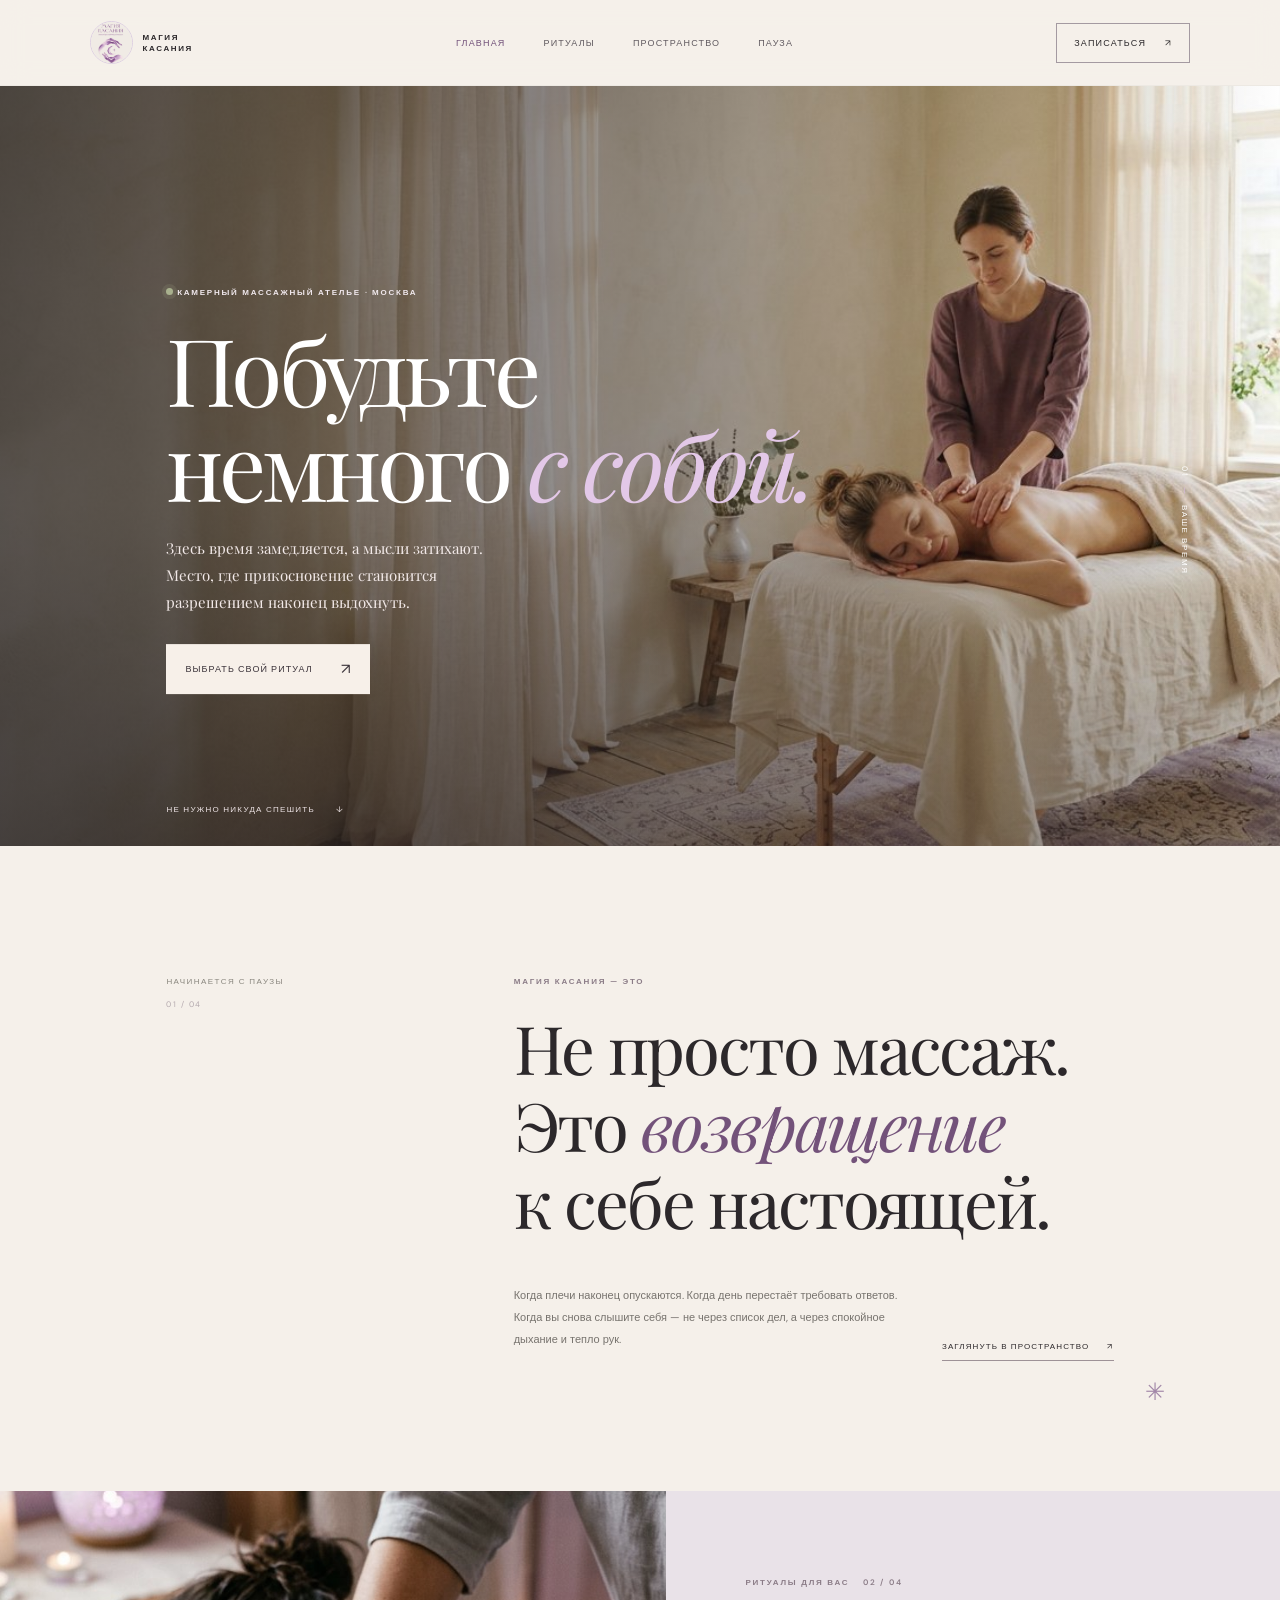
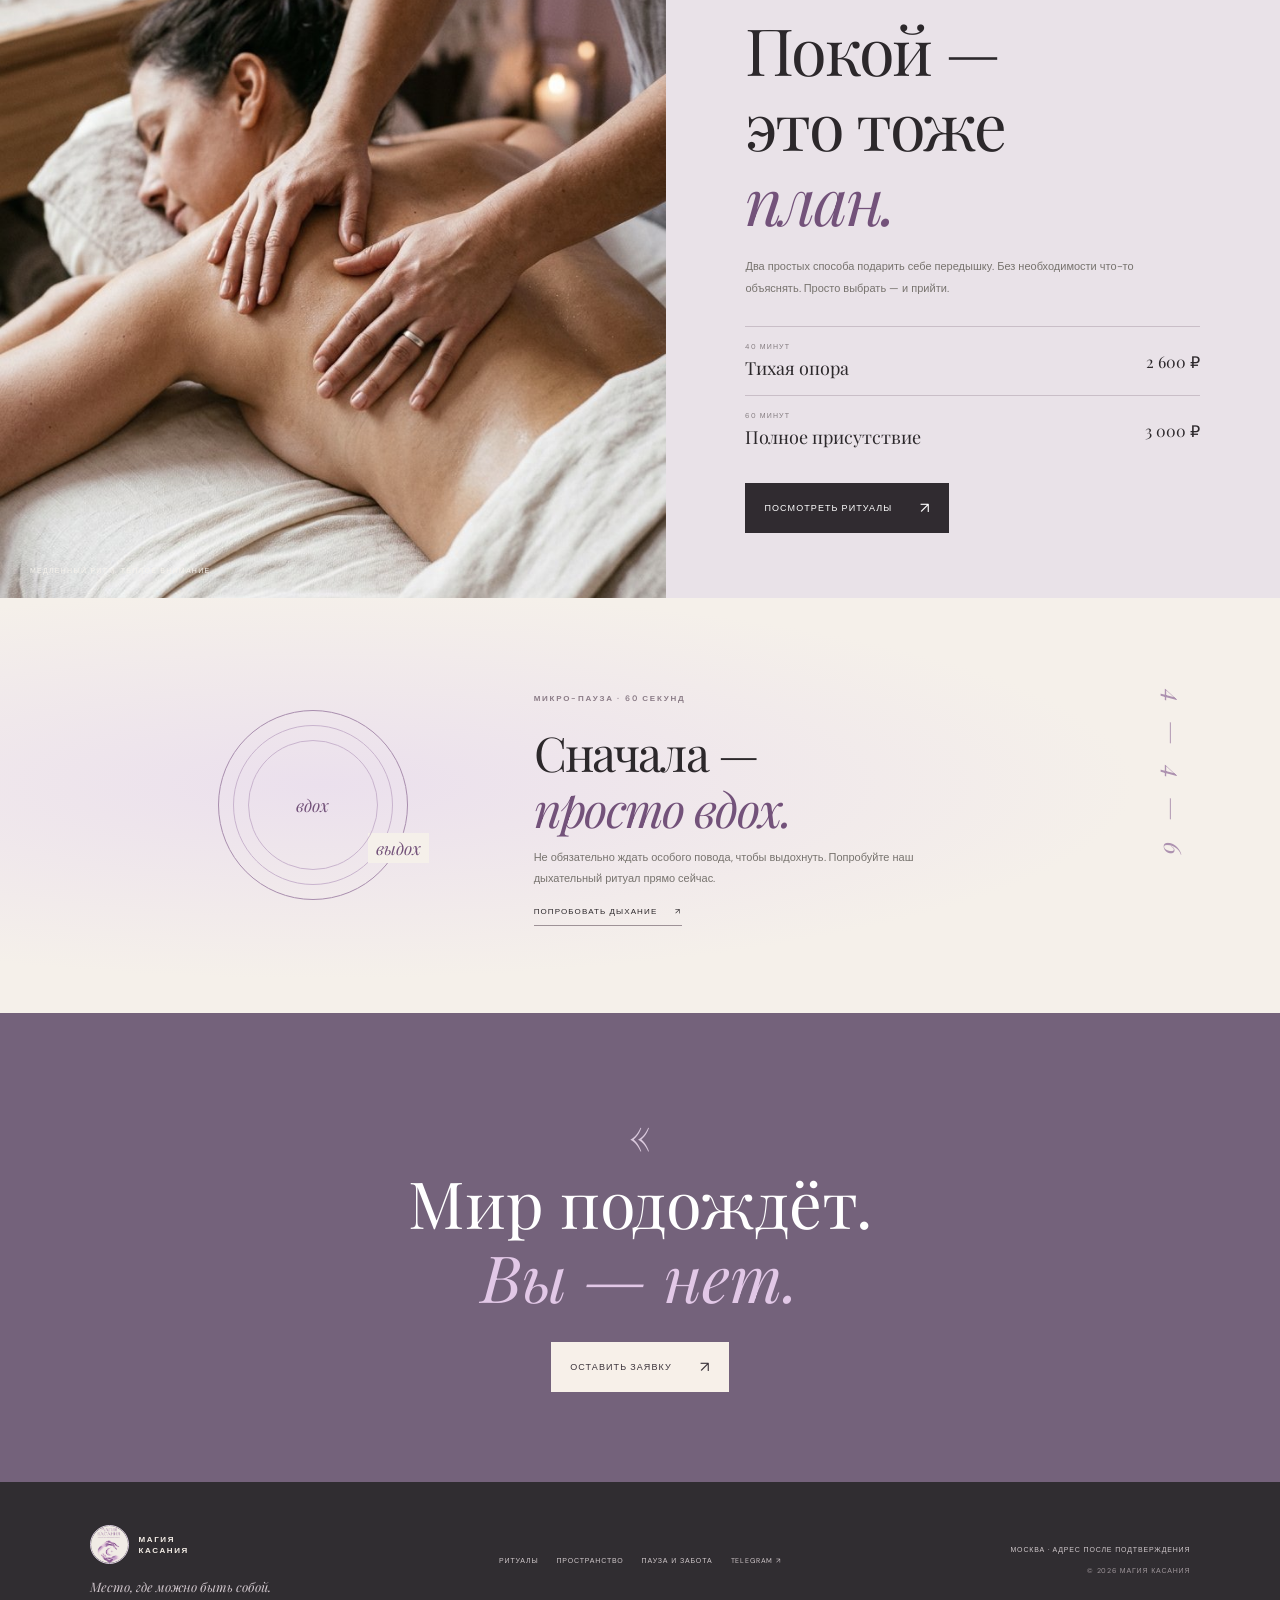
<file: index.html>
<!doctype html><html lang="ru"><head><meta charset="utf-8"><meta name="viewport" content="width=device-width,initial-scale=1"><meta name="theme-color" content="#f5f0ea"><meta name="description" content="МАГИЯ КАСАНИЯ — камерное пространство женского расслабляющего массажа в Москве. Время для себя, бережные прикосновения и полная тишина."><title>МАГИЯ КАСАНИЯ — место, где можно выдохнуть</title><link rel="stylesheet" href="site.css"></head><body><header class="nav"><a class="identity" href="index.html"><img src="assets/logo.jpg" alt="Логотип МАГИЯ КАСАНИЯ"><span>МАГИЯ<br>КАСАНИЯ</span></a><nav class="nav-links"><a class="active" href="index.html">Главная</a><a href="rituals.html">Ритуалы</a><a href="space.html">Пространство</a><a href="pause.html">Пауза</a></nav><a class="nav-book" href="booking.html">Записаться <i>↗</i></a><button class="nav-toggle" aria-label="Открыть меню" aria-expanded="false"><span></span><span></span></button></header><main><section class="hero-home"><img src="assets/hero.jpg" alt="Тихий массажный ритуал в мягком свете" class="hero-photo"><div class="hero-vignette"></div><div class="hero-content"><div class="eyebrow light"><span class="dot"></span> КАМЕРНЫЙ МАССАЖНЫЙ АТЕЛЬЕ · МОСКВА</div><h1>Побудьте<br>немного <em>с собой.</em></h1><p>Здесь время замедляется, а мысли затихают.<br>Место, где прикосновение становится<br>разрешением наконец выдохнуть.</p><a class="pill light-pill" href="rituals.html">Выбрать свой ритуал <span>↗</span></a></div><div class="hero-index">01 <span>—</span> ВАШЕ ВРЕМЯ</div><div class="hero-bottom-note">Не нужно никуда спешить <span>↓</span></div></section><section class="manifesto section-pad"><div class="side-label">НАЧИНАЕТСЯ С ПАУЗЫ <span>01 / 04</span></div><div class="manifesto-content"><p class="eyebrow">МАГИЯ КАСАНИЯ — ЭТО</p><h2>Не просто массаж.<br>Это <em>возвращение</em><br>к себе настоящей.</h2><div class="manifesto-lower"><p>Когда плечи наконец опускаются. Когда день перестаёт требовать ответов. Когда вы снова слышите себя — не через список дел, а через спокойное дыхание и тепло рук.</p><a class="under-link" href="space.html">Заглянуть в пространство <span>↗</span></a></div></div><span class="asterisk">✳</span></section><section class="featured-ritual"><div class="feature-image"><img src="assets/hands.jpg" alt="Мягкое прикосновение во время расслабляющего массажа"><span class="image-caption">МЕДЛЕННЫЙ РИТМ. ТЁПЛОЕ ВНИМАНИЕ.</span></div><div class="feature-copy"><p class="eyebrow">РИТУАЛЫ ДЛЯ ВАС <span>02 / 04</span></p><h2>Покой —<br>это тоже<br><em>план.</em></h2><p>Два простых способа подарить себе передышку. Без необходимости что-то объяснять. Просто выбрать — и прийти.</p><div class="mini-service"><div><span>40 МИНУТ</span><b>Тихая опора</b></div><strong>2 600 ₽</strong></div><div class="mini-service"><div><span>60 МИНУТ</span><b>Полное присутствие</b></div><strong>3 000 ₽</strong></div><a class="pill dark-pill" href="rituals.html">Посмотреть ритуалы <span>↗</span></a></div></section><section class="breath-teaser"><div class="breath-orbit-small"><span>вдох</span><b>выдох</b></div><div><p class="eyebrow">МИКРО-ПАУЗА · 60 СЕКУНД</p><h2>Сначала —<br><em>просто вдох.</em></h2><p>Не обязательно ждать особого повода, чтобы выдохнуть. Попробуйте наш дыхательный ритуал прямо сейчас.</p><a class="under-link" href="pause.html#breathing">Попробовать дыхание <span>↗</span></a></div><div class="breath-deco">4 — 4 — 6</div></section><section class="closing-note"><p>«</p><h2>Мир подождёт.<br><em>Вы — нет.</em></h2><a class="pill light-pill" href="booking.html">Оставить заявку <span>↗</span></a></section></main><footer class="footer"><div class="footer-brand"><a class="identity" href="index.html"><img src="assets/logo.jpg" alt="Логотип"><span>МАГИЯ<br>КАСАНИЯ</span></a><p>Место, где можно быть собой.</p></div><div class="footer-links"><a href="rituals.html">Ритуалы</a><a href="space.html">Пространство</a><a href="pause.html">Пауза и забота</a><a href="https://t.me/magicooftouch" target="_blank" rel="noreferrer">Telegram ↗</a></div><div class="footer-end"><span>МОСКВА · АДРЕС ПОСЛЕ ПОДТВЕРЖДЕНИЯ</span><small>© 2026 МАГИЯ КАСАНИЯ</small></div></footer><script src="site.js" defer></script></body></html>
</file>
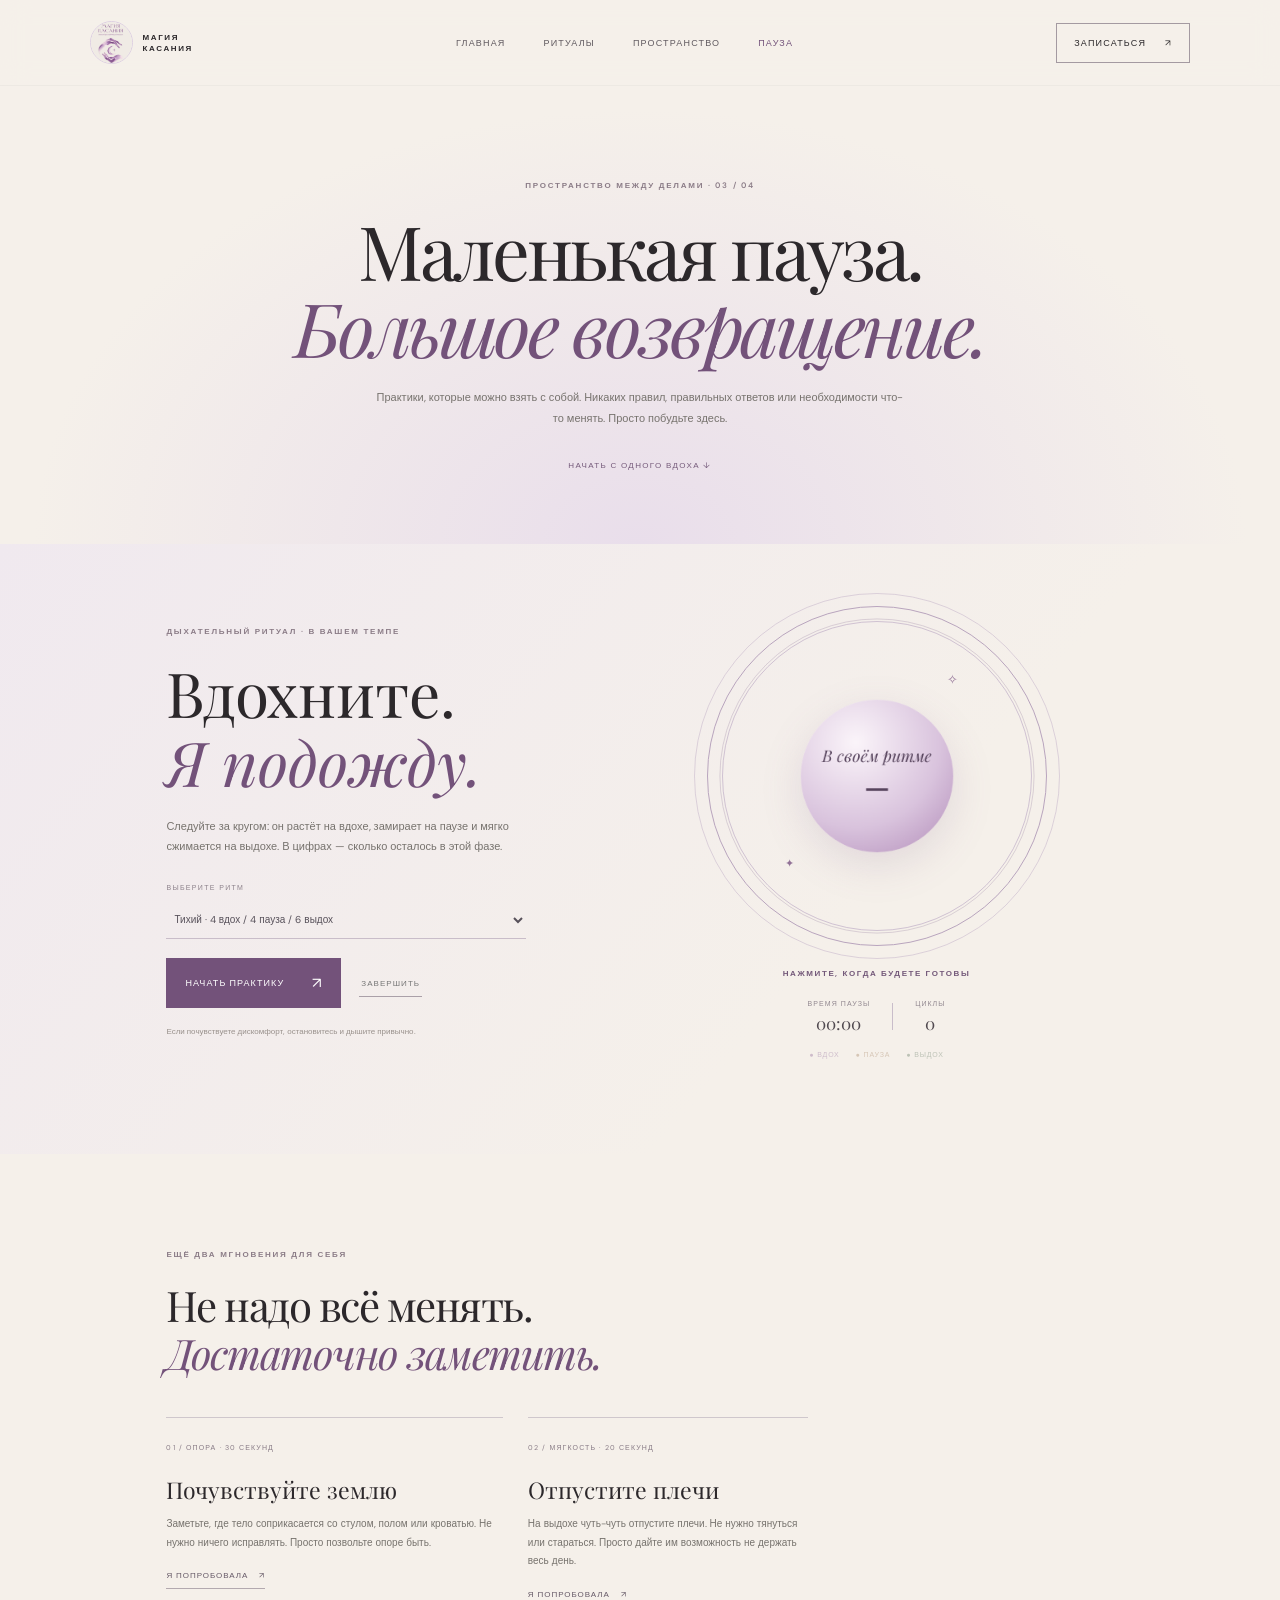
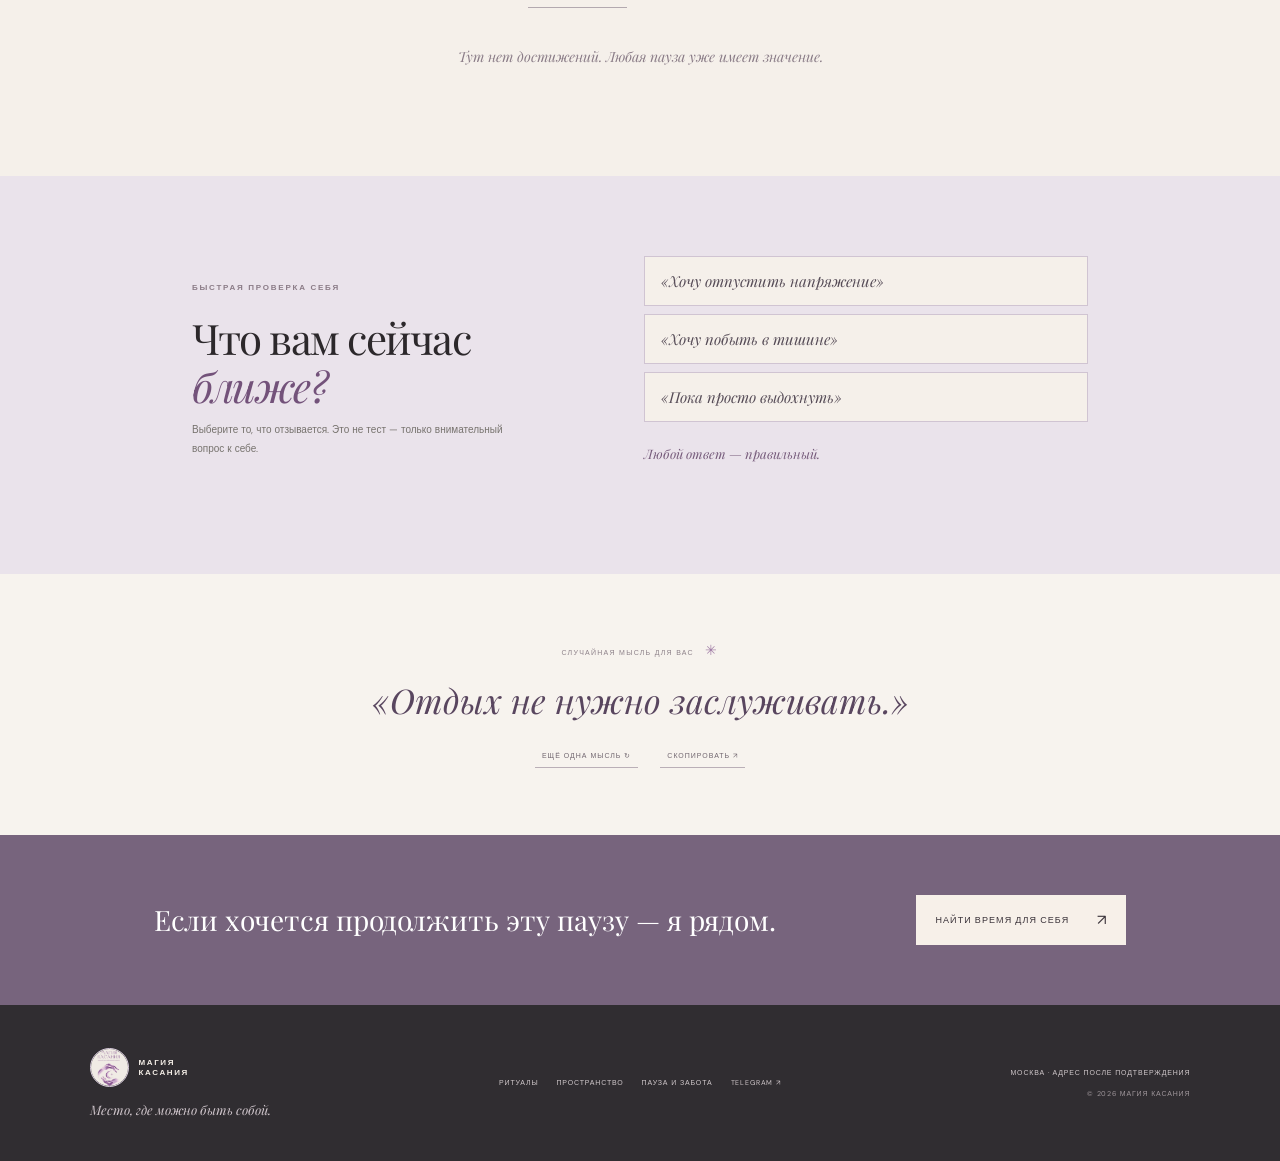
<file: pause.html>
<!doctype html><html lang="ru"><head><meta charset="utf-8"><meta name="viewport" content="width=device-width,initial-scale=1"><meta name="theme-color" content="#f5f0ea"><meta name="description" content="Дыхательный тренажёр, практики и вопросы к себе — маленькая пауза заботы от МАГИЯ КАСАНИЯ."><title>Пауза и забота — МАГИЯ КАСАНИЯ</title><link rel="stylesheet" href="site.css"></head><body><header class="nav"><a class="identity" href="index.html"><img src="assets/logo.jpg" alt="Логотип МАГИЯ КАСАНИЯ"><span>МАГИЯ<br>КАСАНИЯ</span></a><nav class="nav-links"><a href="index.html">Главная</a><a href="rituals.html">Ритуалы</a><a href="space.html">Пространство</a><a class="active" href="pause.html">Пауза</a></nav><a class="nav-book" href="booking.html">Записаться <i>↗</i></a><button class="nav-toggle" aria-label="Открыть меню" aria-expanded="false"><span></span><span></span></button></header><main><section class="pause-header"><p class="eyebrow">ПРОСТРАНСТВО МЕЖДУ ДЕЛАМИ · 03 / 04</p><h1>Маленькая пауза.<br><em>Большое возвращение.</em></h1><p>Практики, которые можно взять с собой. Никаких правил, правильных ответов или необходимости что-то менять. Просто побудьте здесь.</p><a href="#breathing" class="scroll-cue">НАЧАТЬ С ОДНОГО ВДОХА ↓</a></section><section class="breath-lab" id="breathing"><div class="lab-copy"><p class="eyebrow">ДЫХАТЕЛЬНЫЙ РИТУАЛ · В ВАШЕМ ТЕМПЕ</p><h2>Вдохните.<br><em>Я подожду.</em></h2><p>Следуйте за кругом: он растёт на вдохе, замирает на паузе и мягко сжимается на выдохе. В цифрах — сколько осталось в этой фазе.</p><div class="breath-controls"><label for="breath-pattern">ВЫБЕРИТЕ РИТМ</label><select id="breath-pattern"><option value="0">Тихий · 4 вдох / 4 пауза / 6 выдох</option><option value="1">Медленный · 4 вдох / 7 пауза / 8 выдох</option></select><div class="lab-buttons"><button class="pill plum-pill" id="breath-toggle">Начать практику <span>↗</span></button><button class="text-button" id="breath-end">Завершить</button></div><small>Если почувствуете дискомфорт, остановитесь и дышите привычно.</small></div></div><div class="breath-instrument" id="breath-widget" data-state="idle"><div class="breath-circle"><svg viewBox="0 0 340 340" class="breath-ring" aria-hidden="true"><circle cx="170" cy="170" r="158" class="ring-track"/><circle cx="170" cy="170" r="158" class="ring-run" id="ring-run"/></svg><div class="breath-core"><span id="breath-prompt">В своём ритме</span><b id="breath-seconds">—</b></div><i class="breath-star star-a">✧</i><i class="breath-star star-b">✦</i></div><div class="breath-phase" id="breath-phase">НАЖМИТЕ, КОГДА БУДЕТЕ ГОТОВЫ</div><div class="breath-stats"><span><small>ВРЕМЯ ПАУЗЫ</small><b id="breath-clock">00:00</b></span><i></i><span><small>ЦИКЛЫ</small><b id="breath-rounds">0</b></span></div><div class="phase-key"><span class="key-in">● ВДОХ</span><span class="key-hold">● ПАУЗА</span><span class="key-out">● ВЫДОХ</span></div></div></section><section class="practice-row"><div class="practice-head"><p class="eyebrow">ЕЩЁ ДВА МГНОВЕНИЯ ДЛЯ СЕБЯ</p><h2>Не надо всё менять.<br><em>Достаточно заметить.</em></h2></div><article class="practice-card"><span>01 / ОПОРА · 30 СЕКУНД</span><h3>Почувствуйте землю</h3><p>Заметьте, где тело соприкасается со стулом, полом или кроватью. Не нужно ничего исправлять. Просто позвольте опоре быть.</p><button class="practice-done" data-complete="Вы уже сделали достаточно: на мгновение заметили себя здесь и сейчас.">Я попробовала <span>↗</span></button></article><article class="practice-card"><span>02 / МЯГКОСТЬ · 20 СЕКУНД</span><h3>Отпустите плечи</h3><p>На выдохе чуть-чуть отпустите плечи. Не нужно тянуться или стараться. Просто дайте им возможность не держать весь день.</p><button class="practice-done" data-complete="Пусть это маленькое отпускание останется с вами ещё на один спокойный вдох.">Я попробовала <span>↗</span></button></article><p class="practice-response" id="practice-response" aria-live="polite">Тут нет достижений. Любая пауза уже имеет значение.</p></section><section class="mood-room"><div><p class="eyebrow">БЫСТРАЯ ПРОВЕРКА СЕБЯ</p><h2>Что вам сейчас<br><em>ближе?</em></h2><p>Выберите то, что отзывается. Это не тест — только внимательный вопрос к себе.</p></div><div class="mood-buttons"><button data-message="Тогда пусть сегодня будет чуть меньше усилий. Можно начать с длинного выдоха или выбрать ритуал «Тихая опора».">«Хочу отпустить напряжение»</button><button data-message="Пусть этот час станет маленьким островом без дел и ожиданий. Возможно, подойдёт «Полное присутствие».">«Хочу побыть в тишине»</button><button data-message="Ничего не нужно решать прямо сейчас. Просто побудьте здесь — столько, сколько хочется.">«Пока просто выдохнуть»</button><p id="mood-message" aria-live="polite">Любой ответ — правильный.</p></div></section><section class="affirmation-panel"><div class="affirmation-label">СЛУЧАЙНАЯ МЫСЛЬ ДЛЯ ВАС <span>✳</span></div><blockquote id="affirmation-text">«Отдых не нужно заслуживать.»</blockquote><div class="affirmation-buttons"><button id="affirmation-next">Ещё одна мысль ↻</button><button id="affirmation-copy">Скопировать ↗</button></div></section><section class="cta-wide"><p>Если хочется продолжить эту паузу — я рядом.</p><a class="pill light-pill" href="booking.html">Найти время для себя <span>↗</span></a></section></main><footer class="footer"><div class="footer-brand"><a class="identity" href="index.html"><img src="assets/logo.jpg" alt="Логотип"><span>МАГИЯ<br>КАСАНИЯ</span></a><p>Место, где можно быть собой.</p></div><div class="footer-links"><a href="rituals.html">Ритуалы</a><a href="space.html">Пространство</a><a href="pause.html">Пауза и забота</a><a href="https://t.me/magicooftouch" target="_blank" rel="noreferrer">Telegram ↗</a></div><div class="footer-end"><span>МОСКВА · АДРЕС ПОСЛЕ ПОДТВЕРЖДЕНИЯ</span><small>© 2026 МАГИЯ КАСАНИЯ</small></div></footer><script src="site.js" defer></script><script src="pause.js" defer></script></body></html>
</file>
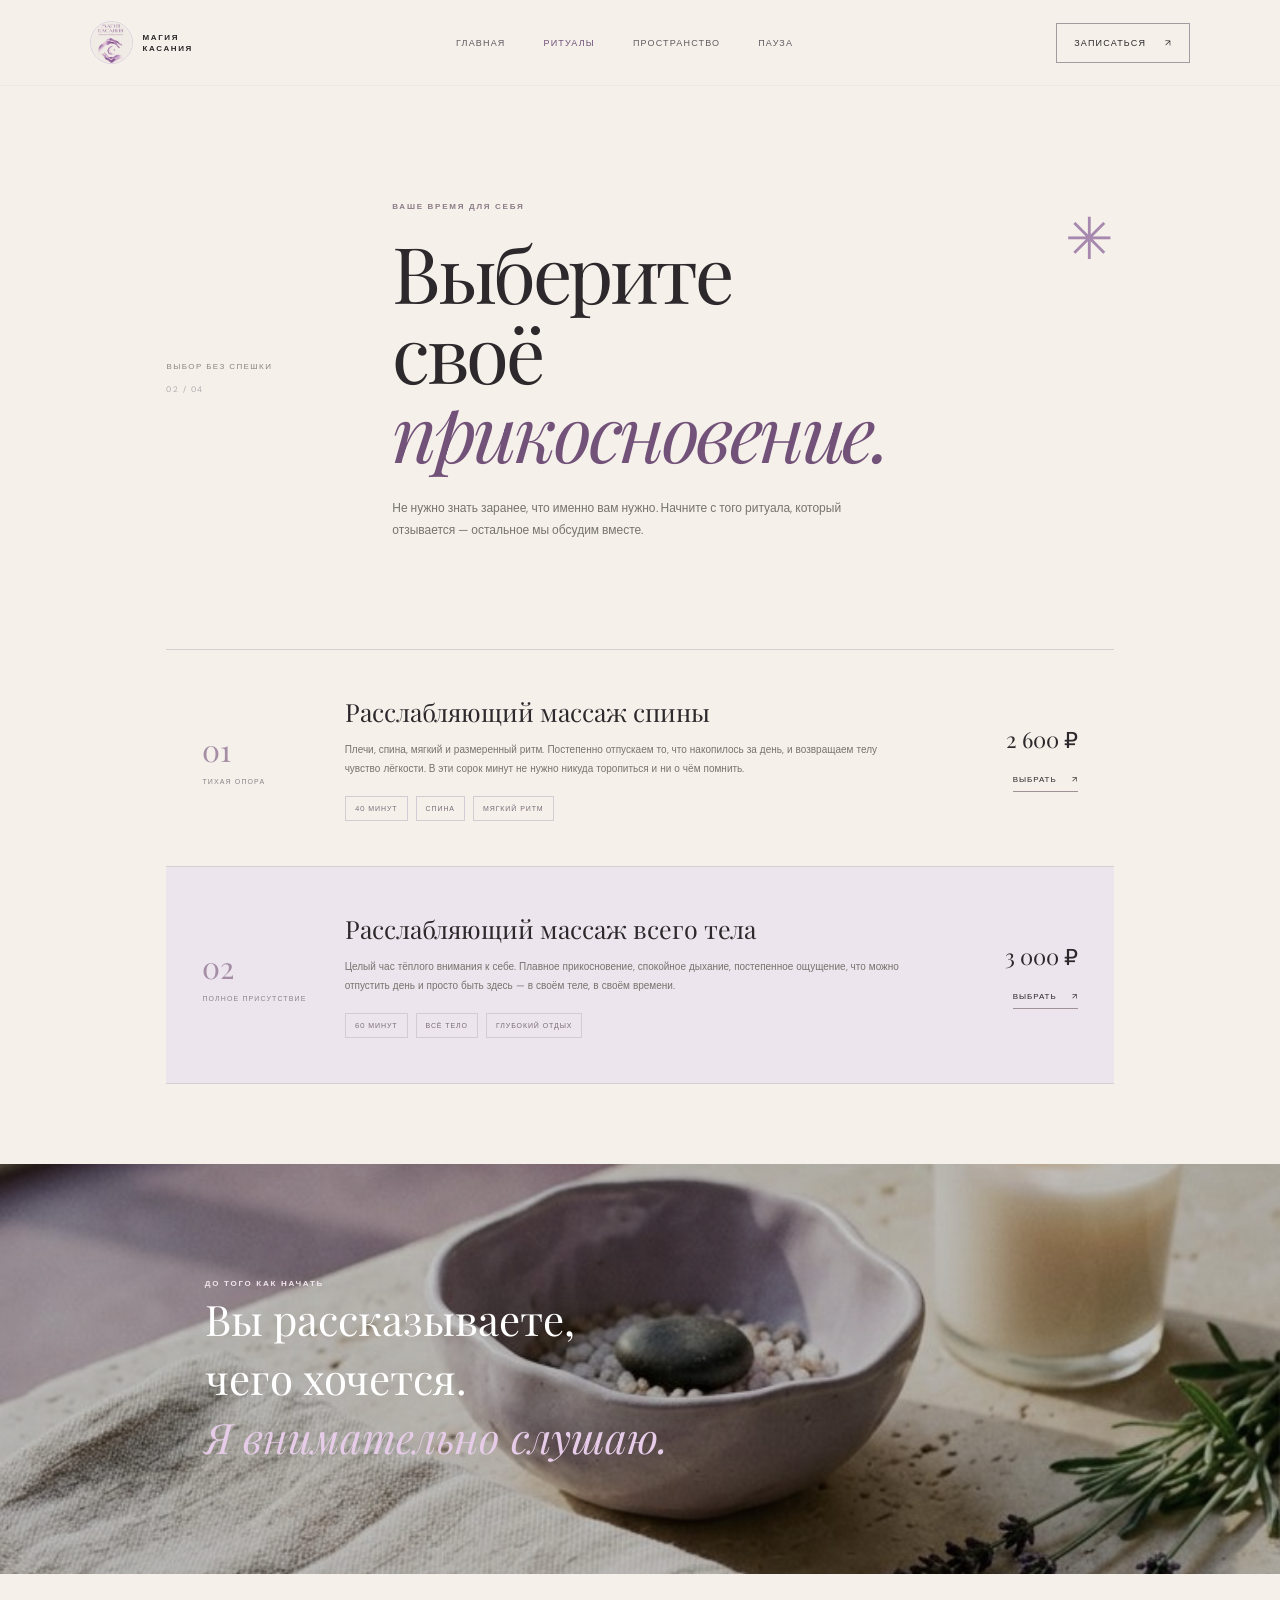
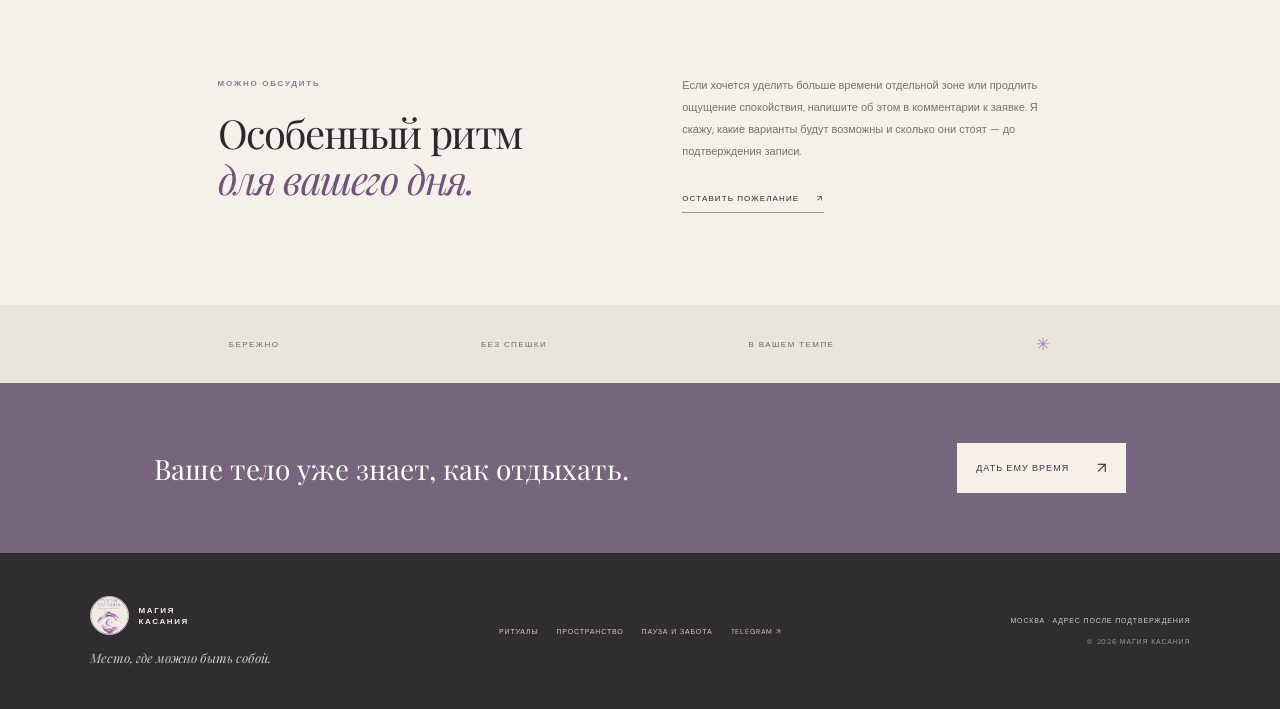
<file: rituals.html>
<!doctype html><html lang="ru"><head><meta charset="utf-8"><meta name="viewport" content="width=device-width,initial-scale=1"><meta name="theme-color" content="#f5f0ea"><meta name="description" content="Расслабляющие массажные ритуалы МАГИЯ КАСАНИЯ: спина и всё тело."><title>Ритуалы — МАГИЯ КАСАНИЯ</title><link rel="stylesheet" href="site.css"></head><body><header class="nav"><a class="identity" href="index.html"><img src="assets/logo.jpg" alt="Логотип МАГИЯ КАСАНИЯ"><span>МАГИЯ<br>КАСАНИЯ</span></a><nav class="nav-links"><a href="index.html">Главная</a><a class="active" href="rituals.html">Ритуалы</a><a href="space.html">Пространство</a><a href="pause.html">Пауза</a></nav><a class="nav-book" href="booking.html">Записаться <i>↗</i></a><button class="nav-toggle" aria-label="Открыть меню" aria-expanded="false"><span></span><span></span></button></header><main><section class="page-intro"><div class="side-label">ВЫБОР БЕЗ СПЕШКИ <span>02 / 04</span></div><div><p class="eyebrow">ВАШЕ ВРЕМЯ ДЛЯ СЕБЯ</p><h1>Выберите<br>своё <em>прикосновение.</em></h1><p class="page-lead">Не нужно знать заранее, что именно вам нужно. Начните с того ритуала, который отзывается — остальное мы обсудим вместе.</p></div><span class="page-flower">✳</span></section><section class="ritual-list"><article class="ritual-row"><div class="ritual-number">01 <span>ТИХАЯ ОПОРА</span></div><div class="ritual-description"><h2>Расслабляющий массаж спины</h2><p>Плечи, спина, мягкий и размеренный ритм. Постепенно отпускаем то, что накопилось за день, и возвращаем телу чувство лёгкости. В эти сорок минут не нужно никуда торопиться и ни о чём помнить.</p><div class="ritual-tags"><span>40 МИНУТ</span><span>СПИНА</span><span>МЯГКИЙ РИТМ</span></div></div><div class="ritual-price"><strong>2 600 ₽</strong><a href="booking.html?service=back">Выбрать <span>↗</span></a></div></article><article class="ritual-row ritual-lilac"><div class="ritual-number">02 <span>ПОЛНОЕ ПРИСУТСТВИЕ</span></div><div class="ritual-description"><h2>Расслабляющий массаж всего тела</h2><p>Целый час тёплого внимания к себе. Плавное прикосновение, спокойное дыхание, постепенное ощущение, что можно отпустить день и просто быть здесь — в своём теле, в своём времени.</p><div class="ritual-tags"><span>60 МИНУТ</span><span>ВСЁ ТЕЛО</span><span>ГЛУБОКИЙ ОТДЫХ</span></div></div><div class="ritual-price"><strong>3 000 ₽</strong><a href="booking.html?service=body">Выбрать <span>↗</span></a></div></article></section><section class="visual-interlude"><img src="assets/still-life.jpg" alt="Тихие детали массажного ритуала"><div><span class="eyebrow">ДО ТОГО КАК НАЧАТЬ</span><p>Вы рассказываете,<br>чего хочется.<br><em>Я внимательно слушаю.</em></p></div></section><section class="ritual-extra"><div><p class="eyebrow">МОЖНО ОБСУДИТЬ</p><h2>Особенный ритм<br><em>для вашего дня.</em></h2></div><div class="extra-text"><p>Если хочется уделить больше времени отдельной зоне или продлить ощущение спокойствия, напишите об этом в комментарии к заявке. Я скажу, какие варианты будут возможны и сколько они стоят — до подтверждения записи.</p><a class="under-link" href="booking.html">Оставить пожелание <span>↗</span></a></div></section><section class="service-note-band"><span>БЕРЕЖНО</span><span>БЕЗ СПЕШКИ</span><span>В ВАШЕМ ТЕМПЕ</span><span class="small-star">✳</span></section><section class="cta-wide"><p>Ваше тело уже знает, как отдыхать.</p><a class="pill light-pill" href="booking.html">Дать ему время <span>↗</span></a></section></main><footer class="footer"><div class="footer-brand"><a class="identity" href="index.html"><img src="assets/logo.jpg" alt="Логотип"><span>МАГИЯ<br>КАСАНИЯ</span></a><p>Место, где можно быть собой.</p></div><div class="footer-links"><a href="rituals.html">Ритуалы</a><a href="space.html">Пространство</a><a href="pause.html">Пауза и забота</a><a href="https://t.me/magicooftouch" target="_blank" rel="noreferrer">Telegram ↗</a></div><div class="footer-end"><span>МОСКВА · АДРЕС ПОСЛЕ ПОДТВЕРЖДЕНИЯ</span><small>© 2026 МАГИЯ КАСАНИЯ</small></div></footer><script src="site.js" defer></script></body></html>
</file>
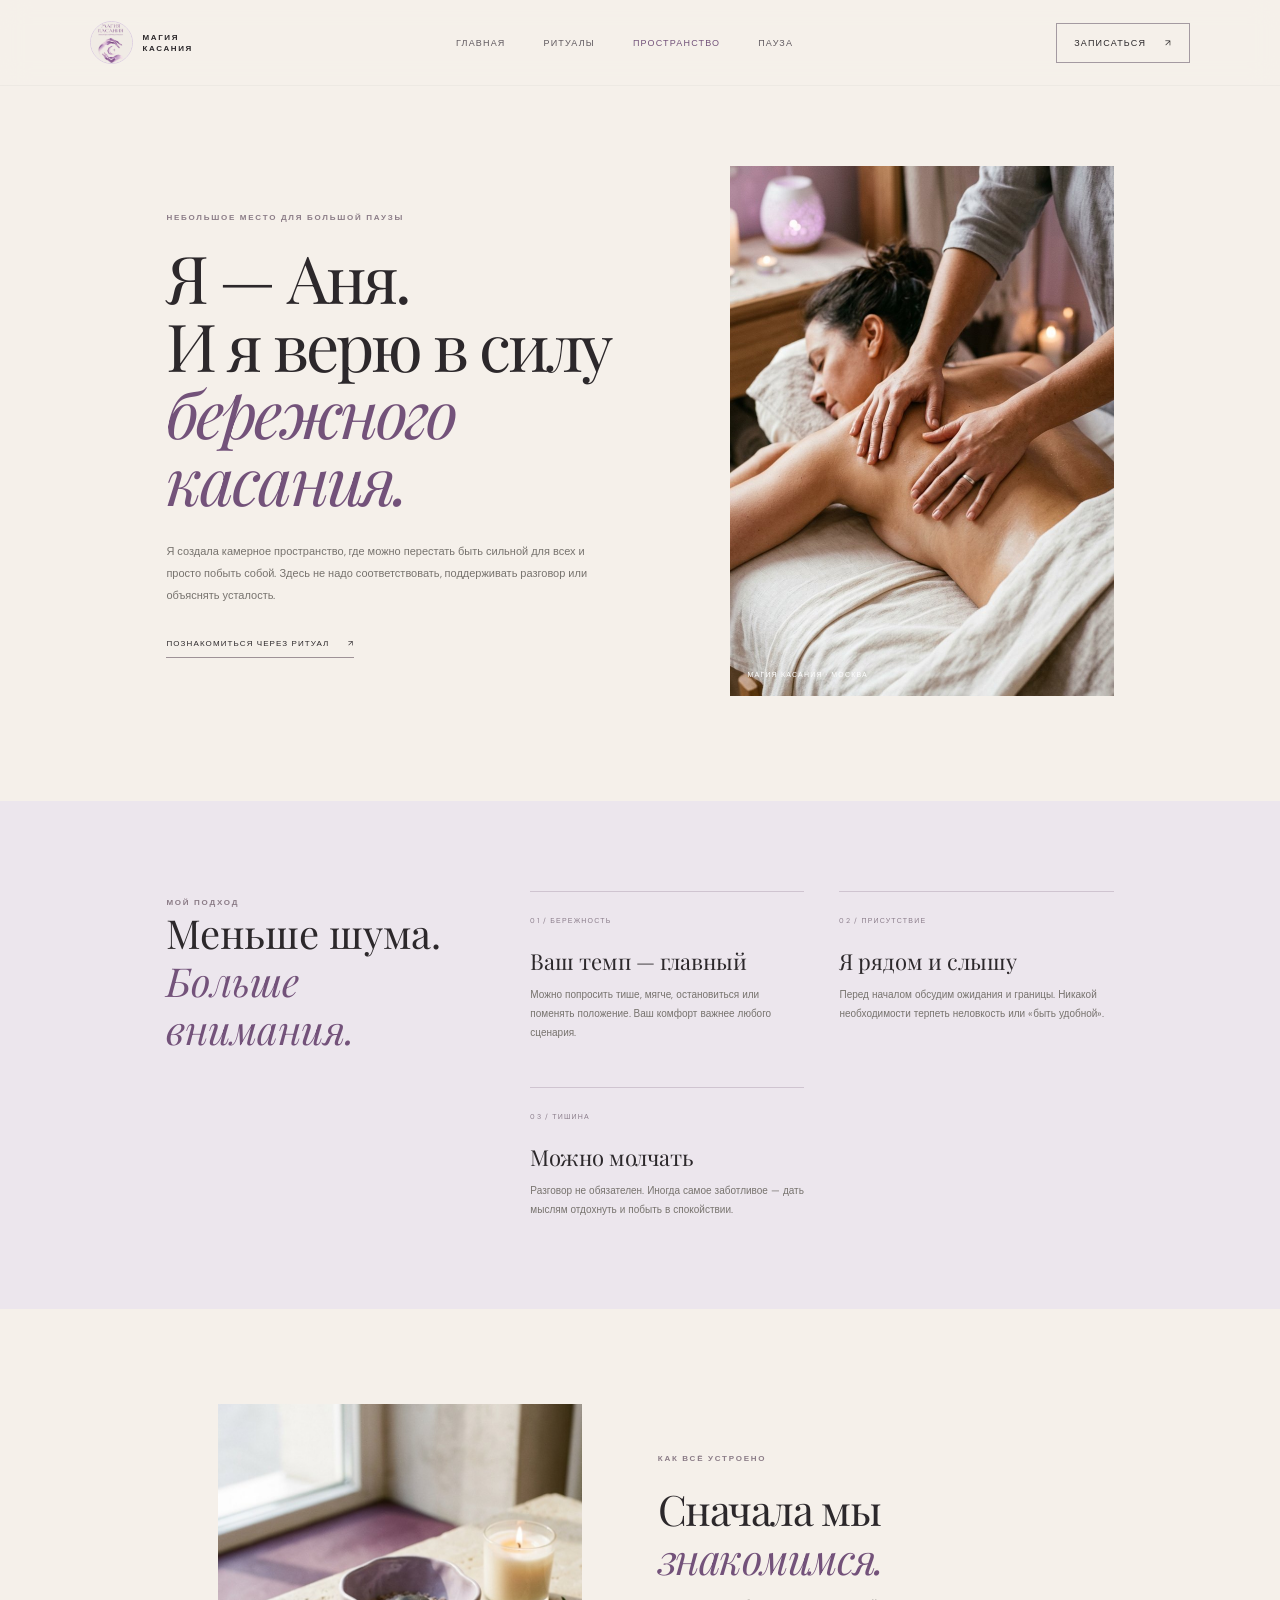
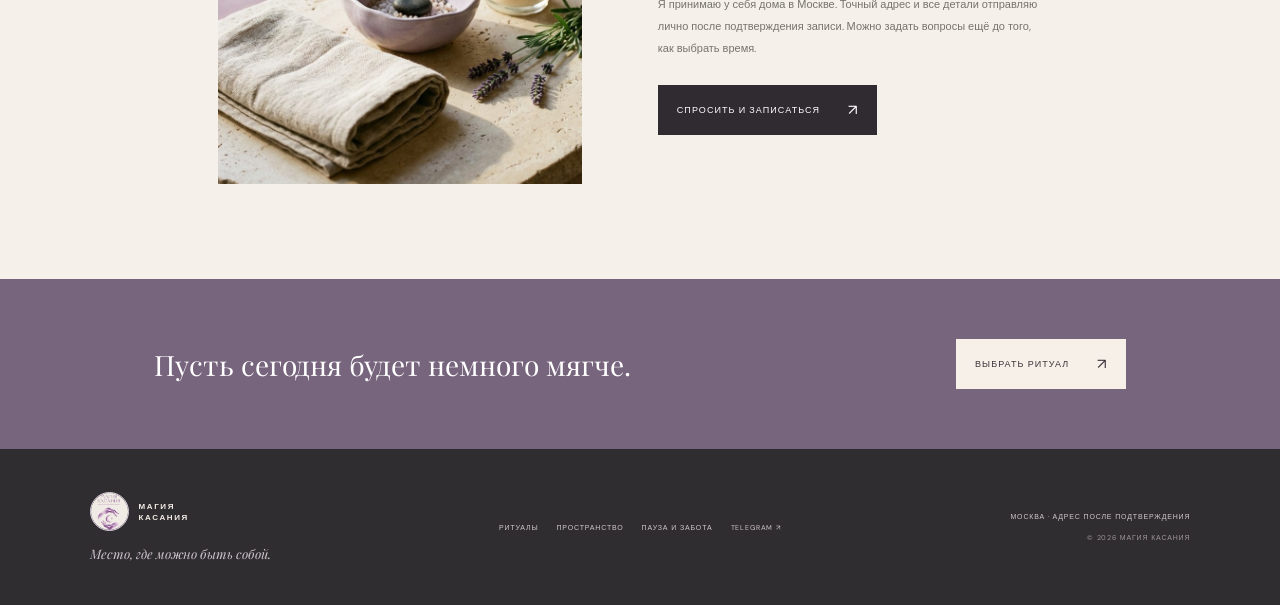
<file: space.html>
<!doctype html><html lang="ru"><head><meta charset="utf-8"><meta name="viewport" content="width=device-width,initial-scale=1"><meta name="theme-color" content="#f5f0ea"><meta name="description" content="О пространстве МАГИЯ КАСАНИЯ: камерный массажный кабинет Ани в Москве, тишина и внимание к каждой гостье."><title>Пространство — МАГИЯ КАСАНИЯ</title><link rel="stylesheet" href="site.css"></head><body><header class="nav"><a class="identity" href="index.html"><img src="assets/logo.jpg" alt="Логотип МАГИЯ КАСАНИЯ"><span>МАГИЯ<br>КАСАНИЯ</span></a><nav class="nav-links"><a href="index.html">Главная</a><a href="rituals.html">Ритуалы</a><a class="active" href="space.html">Пространство</a><a href="pause.html">Пауза</a></nav><a class="nav-book" href="booking.html">Записаться <i>↗</i></a><button class="nav-toggle" aria-label="Открыть меню" aria-expanded="false"><span></span><span></span></button></header><main><section class="space-hero"><div class="space-copy"><p class="eyebrow">НЕБОЛЬШОЕ МЕСТО ДЛЯ БОЛЬШОЙ ПАУЗЫ</p><h1>Я — Аня.<br>И я верю в силу<br><em>бережного касания.</em></h1><p>Я создала камерное пространство, где можно перестать быть сильной для всех и просто побыть собой. Здесь не надо соответствовать, поддерживать разговор или объяснять усталость.</p><a class="under-link" href="booking.html">Познакомиться через ритуал <span>↗</span></a></div><div class="space-photo"><img src="assets/hands.jpg" alt="Заботливое прикосновение мастера"><span>МАГИЯ КАСАНИЯ · МОСКВА</span></div></section><section class="values-grid"><div class="value-intro"><span class="eyebrow">МОЙ ПОДХОД</span><h2>Меньше шума.<br><em>Больше внимания.</em></h2></div><article><span>01 / БЕРЕЖНОСТЬ</span><h3>Ваш темп — главный</h3><p>Можно попросить тише, мягче, остановиться или поменять положение. Ваш комфорт важнее любого сценария.</p></article><article><span>02 / ПРИСУТСТВИЕ</span><h3>Я рядом и слышу</h3><p>Перед началом обсудим ожидания и границы. Никакой необходимости терпеть неловкость или «быть удобной».</p></article><article><span>03 / ТИШИНА</span><h3>Можно молчать</h3><p>Разговор не обязателен. Иногда самое заботливое — дать мыслям отдохнуть и побыть в спокойствии.</p></article></section><section class="space-note"><img src="assets/still-life.jpg" alt="Спокойная подготовка к встрече"><div><p class="eyebrow">КАК ВСЁ УСТРОЕНО</p><h2>Сначала мы<br><em>знакомимся.</em></h2><p>Я принимаю у себя дома в Москве. Точный адрес и все детали отправляю лично после подтверждения записи. Можно задать вопросы ещё до того, как выбрать время.</p><a class="pill dark-pill" href="booking.html">Спросить и записаться <span>↗</span></a></div></section><section class="cta-wide"><p>Пусть сегодня будет немного мягче.</p><a class="pill light-pill" href="rituals.html">Выбрать ритуал <span>↗</span></a></section></main><footer class="footer"><div class="footer-brand"><a class="identity" href="index.html"><img src="assets/logo.jpg" alt="Логотип"><span>МАГИЯ<br>КАСАНИЯ</span></a><p>Место, где можно быть собой.</p></div><div class="footer-links"><a href="rituals.html">Ритуалы</a><a href="space.html">Пространство</a><a href="pause.html">Пауза и забота</a><a href="https://t.me/magicooftouch" target="_blank" rel="noreferrer">Telegram ↗</a></div><div class="footer-end"><span>МОСКВА · АДРЕС ПОСЛЕ ПОДТВЕРЖДЕНИЯ</span><small>© 2026 МАГИЯ КАСАНИЯ</small></div></footer><script src="site.js" defer></script></body></html>
</file>
<file: site.css>
@import url('https://fonts.googleapis.com/css2?family=DM+Sans:wght@400;500;600;700&family=Playfair+Display:ital,wght@0,400;0,500;1,400;1,500&display=swap');
:root{--paper:#f5f0ea;--milk:#fbf8f4;--ink:#2c282b;--plum:#73527a;--plum2:#9d78a5;--lav:#e6dce8;--sage:#838775;--clay:#a98970;--line:#d9d1d5;--serif:'Playfair Display',Georgia,serif;--sans:'DM Sans',Arial,sans-serif}*{box-sizing:border-box}html{scroll-behavior:smooth}body{margin:0;background:var(--paper);color:var(--ink);font-family:var(--sans);font-size:14px}a{color:inherit;text-decoration:none}button,input,select,textarea{font:inherit}img{display:block;max-width:100%}.nav{height:86px;padding:0 7%;display:flex;align-items:center;justify-content:space-between;background:#f5f0eaeF;position:sticky;top:0;z-index:30;border-bottom:1px solid #6757670d;backdrop-filter:blur(14px)}.identity{display:flex;gap:10px;align-items:center;font-size:8px;font-weight:600;line-height:1.3;letter-spacing:.2em}.identity img{width:43px;height:43px;object-fit:cover;object-position:center 70%;border-radius:50%;border:1px solid #ddcfe1}.nav-links{display:flex;gap:38px;align-items:center}.nav-links a,.nav-book{font-size:9px;letter-spacing:.13em;text-transform:uppercase;color:#615a60;transition:color .2s}.nav-links a:hover,.nav-links a.active,.nav-book:hover{color:var(--plum)}.nav-book{border:1px solid #a49aa1;padding:13px 17px;color:var(--ink)}.nav-book i{font-style:normal;margin-left:16px}.active-book{background:var(--plum);color:#fff;border-color:var(--plum)}.nav-toggle{display:none}.eyebrow{font-size:8px;font-weight:600;letter-spacing:.22em;color:#8b7c87;text-transform:uppercase;margin:0 0 22px}.eyebrow span:not(.dot){margin-left:10px}.dot,.live-dot{width:7px;height:7px;border-radius:50%;background:#a9b18e;display:inline-block;box-shadow:0 0 0 4px #a9b18e25}.light{color:#f1e9ee}.hero-home{height:min(760px,86vh);min-height:610px;position:relative;overflow:hidden;color:#fff;background:#675a5d}.hero-photo{position:absolute;inset:0;width:100%;height:100%;object-fit:cover;object-position:center 47%;animation:slowpan 22s ease-in-out infinite alternate}@keyframes slowpan{to{transform:scale(1.045)}}.hero-vignette{position:absolute;inset:0;background:linear-gradient(90deg,#211e22b8 0%,#28242985 42%,transparent 100%),linear-gradient(0deg,#201c214d,transparent 45%)}.hero-content{position:absolute;left:13%;top:50%;transform:translateY(-44%);max-width:650px}.hero-content .eyebrow{margin-bottom:24px}.hero-content h1,.page-intro h1,.booking-intro h1,.pause-header h1,.space-copy h1{font:400 clamp(54px,7.3vw,96px)/1.02 var(--serif);letter-spacing:-.045em;margin:0}.hero-content h1 em,.page-intro h1 em,.booking-intro h1 em,.pause-header h1 em,.space-copy h1 em{color:#e3c8e8;font-weight:400}.hero-content>p:not(.eyebrow){font:15px/1.8 var(--serif);color:#f2e9e8;margin:23px 0 28px}.pill{display:inline-flex;justify-content:space-between;align-items:center;gap:28px;padding:15px 19px;font-size:9px;letter-spacing:.12em;text-transform:uppercase;transition:transform .25s,box-shadow .25s,background .25s;border:0;cursor:pointer}.pill:hover{transform:translateY(-3px);box-shadow:0 10px 28px #25202628}.light-pill{background:#f7f0e9;color:#3b333a}.dark-pill{background:#302b30;color:#fff}.plum-pill{background:var(--plum);color:white}.pill span{font-size:15px}.hero-index{position:absolute;right:7%;top:50%;writing-mode:vertical-rl;letter-spacing:.2em;font-size:8px}.hero-index span{color:#dcbce1;margin:6px}.hero-bottom-note{position:absolute;bottom:32px;left:13%;font-size:8px;letter-spacing:.16em;text-transform:uppercase;color:#eee4e6}.hero-bottom-note span{margin-left:18px}.section-pad{padding:130px 13%;position:relative}.manifesto{display:grid;grid-template-columns:1fr 2fr;gap:5%}.side-label{font-size:8px;letter-spacing:.18em;text-transform:uppercase;color:#89867e}.side-label span{display:block;margin-top:13px;color:#b4a9ae}.manifesto-content .eyebrow{margin-bottom:23px}.manifesto h2,.feature-copy h2,.breath-teaser h2,.ritual-extra h2,.space-note h2,.practice-head h2,.mood-room h2{font:400 clamp(38px,5.4vw,67px)/1.15 var(--serif);letter-spacing:-.035em;margin:0}.manifesto h2 em,.feature-copy h2 em,.breath-teaser h2 em,.ritual-extra h2 em,.space-note h2 em,.practice-head h2 em,.mood-room h2 em{color:var(--plum);font-weight:400}.manifesto-lower{display:flex;align-items:end;justify-content:space-between;gap:35px;margin-top:33px}.manifesto-lower p,.feature-copy>p:not(.eyebrow),.space-copy>p:not(.eyebrow),.space-note p:not(.eyebrow),.extra-text p{font-size:11px;line-height:2;color:#77736e;max-width:390px}.under-link{font-size:8px;letter-spacing:.14em;text-transform:uppercase;border-bottom:1px solid #9e9297;padding:0 0 9px;white-space:nowrap}.under-link span{margin-left:15px}.asterisk{position:absolute;right:9%;bottom:13%;font-size:24px;color:#a287a8}.featured-ritual{display:grid;grid-template-columns:1.04fr .96fr;min-height:590px;background:#e9e2e8}.feature-image{position:relative;overflow:hidden;min-height:570px}.feature-image img{position:absolute;width:100%;height:100%;object-fit:cover;object-position:center 45%;filter:saturate(.8)}.image-caption{position:absolute;bottom:23px;left:30px;color:#f6f2ec;font-size:7px;letter-spacing:.18em}.feature-copy{padding:86px 13% 65px;align-self:center}.feature-copy .eyebrow{margin-bottom:25px}.feature-copy h2{font-size:clamp(43px,5.2vw,65px);margin-bottom:19px}.feature-copy>p:not(.eyebrow){margin:0 0 27px}.mini-service{border-top:1px solid #c9bec7;padding:15px 0;display:flex;justify-content:space-between;align-items:center}.mini-service>div span{display:block;font-size:7px;letter-spacing:.16em;color:#837b7f;margin-bottom:5px}.mini-service b{font:18px var(--serif);font-weight:400}.mini-service strong{font:16px var(--serif)}.feature-copy .pill{margin-top:19px}.breath-teaser{padding:95px 17%;display:grid;grid-template-columns:240px 1fr;align-items:center;gap:9%;position:relative;overflow:hidden;background:radial-gradient(ellipse at 25% 45%,#ebe0ed 0%,transparent 60%)}.breath-orbit-small{height:190px;width:190px;border:1px solid #a98eae;border-radius:50%;display:flex;align-items:center;justify-content:center;position:relative;color:var(--plum);font:italic 17px var(--serif)}.breath-orbit-small:before,.breath-orbit-small:after{content:'';position:absolute;inset:14px;border:1px solid #c9b4ce;border-radius:50%}.breath-orbit-small:after{inset:29px}.breath-orbit-small b{font-weight:400;position:absolute;bottom:36px;right:-22px;background:var(--paper);padding:4px 8px}.breath-teaser h2{font-size:48px}.breath-teaser>div:nth-child(2)>p:not(.eyebrow){max-width:400px;font-size:11px;line-height:1.9;color:#77736e}.breath-deco{position:absolute;right:7%;top:22%;font:italic 24px var(--serif);color:#ad92b0;writing-mode:vertical-rl;letter-spacing:.3em}.closing-note{padding:90px 20px;text-align:center;background:#74627b;color:white}.closing-note>p{font:44px var(--serif);color:#dac9dd;margin:0}.closing-note h2{font:400 clamp(40px,5.8vw,65px)/1.15 var(--serif);margin:3px 0 28px}.closing-note h2 em{color:#e2c8e7}.footer{padding:43px 7%;background:#302d31;color:#f3ede6;display:grid;grid-template-columns:1fr 1fr 1fr;gap:20px;align-items:center}.footer .identity img{width:39px;height:39px}.footer-brand>p{font:italic 13px var(--serif);color:#d0c6cc;margin:14px 0 0}.footer-links{display:flex;justify-content:center;gap:18px;flex-wrap:wrap}.footer-links a,.footer-end span,.footer-end small{font-size:7px;letter-spacing:.12em;text-transform:uppercase;color:#d0c8cb}.footer-end{justify-self:end;display:flex;flex-direction:column;gap:12px;text-align:right}.footer-end small{color:#9f969b}.page-intro{padding:115px 13% 95px;display:grid;grid-template-columns:.55fr 1.7fr .3fr;gap:4%;align-items:center;min-height:480px}.page-intro h1{font-size:clamp(48px,6.5vw,78px)}.page-intro h1 em{color:var(--plum)}.page-lead{max-width:460px;color:#77736e;font-size:12px;line-height:1.9;margin-top:25px}.page-flower{font-size:58px;color:#a788ae;align-self:start;justify-self:end}.ritual-list{padding:0 13% 80px}.ritual-row{display:grid;grid-template-columns:.38fr 1.9fr .48fr;gap:30px;align-items:center;padding:45px 36px;border-top:1px solid #d6ced1}.ritual-row:last-child{border-bottom:1px solid #d6ced1}.ritual-lilac{background:#ece5ed}.ritual-number{font-size:30px;color:#a48da5;font-family:var(--serif)}.ritual-number span{display:block;font:7px var(--sans);letter-spacing:.16em;margin-top:7px;color:#8d838b}.ritual-description h2{font:25px var(--serif);font-weight:400;margin:0 0 12px}.ritual-description p{font-size:10px;line-height:1.9;color:#78736e;max-width:600px;margin:0}.ritual-tags{display:flex;gap:8px;margin-top:18px;flex-wrap:wrap}.ritual-tags span{font-size:7px;letter-spacing:.13em;padding:7px 9px;border:1px solid #d5cbd4;color:#7a6c7b}.ritual-price{display:flex;flex-direction:column;align-items:flex-end;gap:20px}.ritual-price strong{font:22px var(--serif)}.ritual-price a{font-size:8px;letter-spacing:.12em;text-transform:uppercase;border-bottom:1px solid #9e9297;padding-bottom:7px}.ritual-price a span{margin-left:12px}.visual-interlude{height:410px;position:relative;overflow:hidden}.visual-interlude img{width:100%;height:100%;object-fit:cover;object-position:center 53%;filter:brightness(.76) saturate(.75)}.visual-interlude>div{position:absolute;left:16%;top:50%;transform:translateY(-50%);color:white}.visual-interlude .eyebrow{color:#f0e6ec}.visual-interlude p{font:clamp(26px,3.3vw,42px)/1.4 var(--serif);margin:0}.visual-interlude p em{color:#e6cce8}.ritual-extra{padding:100px 17%;display:grid;grid-template-columns:1fr 1fr;gap:10%;align-items:center}.ritual-extra h2{font-size:40px}.extra-text p{margin:0 0 25px}.service-note-band{display:flex;justify-content:space-around;align-items:center;padding:28px 10%;background:#e9e4dc;color:#706a68;font-size:8px;letter-spacing:.18em}.small-star{color:#a689ae;font-size:17px}.cta-wide{padding:60px 12%;background:#77647d;color:white;display:flex;align-items:center;justify-content:space-between;gap:30px}.cta-wide p{font:28px var(--serif);margin:0}.space-hero{padding:80px 13% 105px;display:grid;grid-template-columns:1fr .82fr;gap:10%;align-items:center}.space-copy h1{font-size:clamp(43px,5.5vw,66px)}.space-copy h1 em{color:var(--plum)}.space-copy>p:not(.eyebrow){font-size:11px;line-height:2;color:#77736e;max-width:440px;margin:26px 0}.space-photo{height:530px;position:relative}.space-photo img{width:100%;height:100%;object-fit:cover;object-position:center 45%}.space-photo span{position:absolute;bottom:17px;left:18px;color:#fff;font-size:7px;letter-spacing:.17em}.values-grid{padding:90px 13%;background:#ece6ed;display:grid;grid-template-columns:1.2fr 1fr 1fr;gap:45px 35px}.value-intro{grid-row:span 2}.value-intro h2{font:40px/1.2 var(--serif);font-weight:400;margin:0}.value-intro h2 em{color:var(--plum)}.values-grid article{border-top:1px solid #cfc4d0;padding-top:17px}.values-grid article span{font-size:7px;letter-spacing:.17em;color:#8b7d8b}.values-grid article h3{font:22px var(--serif);font-weight:400;margin:19px 0 9px}.values-grid article p{font-size:10px;line-height:1.9;color:#77736e;margin:0}.space-note{padding:95px 17%;display:grid;grid-template-columns:.9fr 1fr;align-items:center;gap:9%}.space-note img{width:100%;height:380px;object-fit:cover}.space-note h2{font-size:42px}.space-note .pill{margin-top:15px}.booking-page{padding:88px 13% 100px;display:grid;grid-template-columns:.9fr 1.1fr;gap:11%;align-items:start;background:radial-gradient(ellipse at 6% 40%,#e9dfea,transparent 42%)}.booking-intro{position:relative;padding-top:24px}.booking-intro h1{font-size:clamp(45px,5.8vw,72px)}.booking-intro h1 em{color:var(--plum)}.booking-intro>p:not(.eyebrow){font-size:11px;line-height:1.95;color:#77736e;max-width:370px;margin:22px 0 30px}.live-slots{display:flex;align-items:center;gap:12px;margin-bottom:12px}.live-slots>div{display:flex;flex-direction:column;gap:4px}.live-slots b{font-size:9px;font-weight:500;color:#55534f}.live-slots small{font-size:8px;color:#99918e}.slots{display:flex;flex-wrap:wrap;gap:7px;min-height:22px}.slot{font-size:8px;background:#ffffff8c;border:1px solid #ded6dd;padding:7px 9px;color:#6d626a}.booking-steps{display:flex;flex-direction:column;gap:14px;margin-top:35px}.booking-steps span{font-size:9px;color:#77736e}.booking-steps i{font:italic 16px var(--serif);color:#9d7ba3;margin-right:11px}.booking-flower{width:110px;height:110px;object-fit:cover;object-position:center 75%;border-radius:50%;opacity:.6;margin-top:35px}.booking-form{background:#fbf8f4;padding:38px 40px;box-shadow:0 20px 65px #49394a0b}.form-title{display:flex;justify-content:space-between}.form-title .eyebrow{margin:0}.form-title>span:last-child{font-size:8px;letter-spacing:.15em;color:#aaa}.booking-form h2{font:29px/1.2 var(--serif);font-weight:400;margin:14px 0 27px}.booking-form h2 em{color:var(--plum)}.booking-form>label{display:block;font-size:8px;letter-spacing:.12em;text-transform:uppercase;color:#837b80;margin:0 0 16px}.booking-form input:not([type=checkbox]),.booking-form select,.booking-form textarea{display:block;width:100%;border:0;border-bottom:1px solid #d8d2d3;background:transparent;border-radius:0;padding:11px 0 10px;color:#353136;font:11px var(--sans);outline:none;resize:vertical}.booking-form input:focus,.booking-form select:focus,.booking-form textarea:focus{border-color:#84688a}.booking-form .optional{font-size:7px;color:#a49ca0;text-transform:none;letter-spacing:0}.booking-form .consent{display:flex;gap:9px;align-items:flex-start;text-transform:none;letter-spacing:0;line-height:1.6;font-size:8px}.consent input{accent-color:#765576}.form-submit{width:100%;margin-top:7px}.form-small{font-size:8px;line-height:1.6;color:#9a9390}.form-status{font-size:10px;color:#765576}.booking-help{text-align:center;padding:27px;background:#eee8ed}.booking-help p,.booking-help a{display:inline;font:italic 14px var(--serif)}.booking-help a{margin-left:8px;color:var(--plum);border-bottom:1px solid #b8a5bb}.success-modal{display:none;position:fixed;inset:0;background:#29242ebd;z-index:80;align-items:center;justify-content:center;padding:18px}.success-modal.open{display:flex}.success-card{max-width:440px;width:100%;padding:48px 40px;background:var(--paper);position:relative}.close-modal{position:absolute;right:16px;top:12px;border:0;background:none;font-size:26px;cursor:pointer;color:#6e626d}.success-card h2{font:39px/1.2 var(--serif);font-weight:400;margin:0 0 16px}.success-card h2 em{color:var(--plum)}.success-card>p:not(.eyebrow){font-size:11px;line-height:1.8;color:#77736e}.success-card .pill{width:100%;margin-top:15px}.pause-header{padding:94px 13% 72px;text-align:center;background:radial-gradient(ellipse at 50% 100%,#e9deeb,transparent 67%)}.pause-header h1{font-size:clamp(43px,6vw,75px)}.pause-header h1 em{color:var(--plum)}.pause-header>p:not(.eyebrow){max-width:530px;margin:22px auto 25px;color:#77736e;font-size:11px;line-height:1.9}.scroll-cue{font-size:8px;letter-spacing:.17em;color:#765b7b}.breath-lab{padding:62px 13% 95px;display:grid;grid-template-columns:.9fr 1.1fr;align-items:center;gap:9%;background:linear-gradient(130deg,#f0e9ef 0,#f5f0ea 65%)}.lab-copy h2{font:400 clamp(42px,5vw,62px)/1.12 var(--serif);margin:0 0 19px}.lab-copy h2 em{color:var(--plum)}.lab-copy>p:not(.eyebrow){font-size:11px;line-height:1.9;color:#77736e;max-width:390px}.breath-controls{margin-top:26px}.breath-controls label{display:block;font-size:7px;letter-spacing:.19em;color:#8e838c}.breath-controls select{margin-top:9px;width:100%;max-width:360px;padding:11px 4px;border:0;border-bottom:1px solid #c9bdc9;background:transparent;font-size:10px;color:#57515a}.lab-buttons{display:flex;gap:18px;align-items:center;margin-top:19px}.text-button{border:0;border-bottom:1px solid #aaa0a8;padding:8px 2px;background:none;font-size:8px;letter-spacing:.13em;text-transform:uppercase;color:#777;cursor:pointer}.breath-controls>small{display:block;max-width:380px;margin-top:17px;color:#99918c;font-size:8px;line-height:1.7}.breath-instrument{display:flex;flex-direction:column;align-items:center}.breath-circle{height:min(340px,65vw);width:min(340px,65vw);border:1px solid #b9a5be;border-radius:50%;position:relative;display:grid;place-items:center;isolation:isolate}.breath-circle:before,.breath-circle:after{content:'';position:absolute;border:1px solid #d0c2d2;border-radius:50%;inset:14px;pointer-events:none}.breath-circle:after{inset:-14px;opacity:.7}.breath-ring{position:absolute;inset:0;width:100%;height:100%;transform:rotate(-90deg);overflow:visible;z-index:2;pointer-events:none}.breath-ring circle{fill:none}.ring-track{stroke:#b9a9bb;stroke-width:1;opacity:.48}.ring-run{stroke:#795681;stroke-width:3.2;stroke-linecap:round;stroke-dasharray:993.6;stroke-dashoffset:993.6;filter:drop-shadow(0 0 4px #96739d)}.breath-core{width:55%;height:55%;border-radius:50%;display:flex;flex-direction:column;align-items:center;justify-content:center;text-align:center;background:radial-gradient(circle at 36% 28%,#fbf5fa,#d9c3dd 58%,#b18bb8);color:#57445d;transform:scale(.82);will-change:transform;z-index:1;box-shadow:0 16px 50px #83678d2b}.breath-core span{font:italic clamp(15px,2vw,20px) var(--serif)}.breath-core b{font:500 clamp(25px,3vw,36px) var(--sans);margin-top:3px}.breath-star{position:absolute;color:#927297;font-style:normal;z-index:3}.star-a{top:19%;right:26%;font-size:13px}.star-b{bottom:22%;left:23%;font-size:11px}.breath-phase{margin-top:22px;height:14px;text-align:center;color:#735879;font-size:8px;letter-spacing:.2em;font-weight:600}.breath-stats{display:flex;align-items:center;gap:22px;margin-top:17px}.breath-stats>span{display:flex;flex-direction:column;align-items:center;gap:4px}.breath-stats small{font-size:7px;letter-spacing:.15em;color:#938991}.breath-stats b{font:17px var(--serif);color:#514a50}.breath-stats>i{height:27px;border-left:1px solid #c9bdca}.phase-key{display:flex;gap:16px;margin-top:16px;font-size:7px;letter-spacing:.12em}.phase-key span{opacity:.42;transition:.25s}.phase-key .key-in{color:#9976a0}.phase-key .key-hold{color:#ad8e70}.phase-key .key-out{color:#718470}.phase-key .active{opacity:1;transform:translateY(-2px)}.practice-row{padding:95px 13%;display:grid;grid-template-columns:1.2fr 1fr 1fr;gap:25px;align-items:start}.practice-head{grid-column:1/-1;margin-bottom:15px}.practice-head h2{font-size:42px}.practice-card{border-top:1px solid #cfc7cc;padding-top:18px}.practice-card>span{font-size:7px;letter-spacing:.16em;color:#887b86}.practice-card h3{font:23px var(--serif);font-weight:400;margin:20px 0 8px}.practice-card p{font-size:10px;line-height:1.85;color:#77736e}.practice-done{border:0;border-bottom:1px solid #b3a9af;background:none;padding:8px 0;font-size:8px;letter-spacing:.12em;text-transform:uppercase;color:#665967;cursor:pointer}.practice-done span{margin-left:8px}.practice-response{grid-column:1/-1;text-align:center;min-height:20px;color:#8a7c87;font:italic 14px var(--serif)}.mood-room{padding:80px 15%;background:#eae3eb;display:grid;grid-template-columns:.9fr 1.1fr;gap:10%;align-items:center}.mood-room h2{font-size:42px}.mood-room>div:first-child>p:last-child{max-width:330px;font-size:10px;line-height:1.9;color:#77736e}.mood-buttons{display:flex;flex-direction:column;gap:8px}.mood-buttons button{padding:14px 16px;border:1px solid #d0c4d2;background:#f5f0ea;color:#564c57;text-align:left;font:italic 15px var(--serif);cursor:pointer;transition:.2s}.mood-buttons button:hover,.mood-buttons button.selected{background:#725679;color:white;transform:translateX(4px)}#mood-message{min-height:38px;font:italic 13px/1.7 var(--serif);color:#765b7b}.affirmation-panel{padding:67px 20px;text-align:center;background:#f7f3ee}.affirmation-label{font-size:7px;letter-spacing:.18em;color:#8d8189}.affirmation-label span{color:#a17da6;margin-left:8px;font-size:14px}.affirmation-panel blockquote{font:italic clamp(23px,3vw,34px)/1.5 var(--serif);color:#59465f;margin:16px auto 18px}.affirmation-buttons{display:flex;justify-content:center;gap:22px}.affirmation-buttons button{border:0;border-bottom:1px solid #baafb7;background:none;padding:7px;font-size:7px;letter-spacing:.14em;text-transform:uppercase;color:#71666f;cursor:pointer}.reveal{opacity:0;transform:translateY(20px);transition:opacity .7s ease,transform .7s ease}.reveal.visible{opacity:1;transform:none}.service-note{font-size:9px;color:#8b8480}.prefers-reduced-motion *{scroll-behavior:auto!important}@media(max-width:850px){.nav{padding-inline:5%;height:72px}.nav-links{gap:20px}.section-pad{padding:95px 8%}.featured-ritual{min-height:500px}.feature-copy{padding:55px 10%}.booking-page{padding:65px 8%;gap:6%}.breath-lab{padding-inline:8%}.space-hero{padding-inline:8%}.ritual-list{padding-inline:8%}.ritual-extra{padding-inline:10%}.values-grid{padding-inline:9%}.page-intro{padding-inline:8%}.practice-row{padding-inline:8%}}
@media(max-width:650px){.nav{height:68px;padding:0 6%}.identity{font-size:7px}.identity img{width:37px;height:37px}.nav-book{display:none}.nav-toggle{display:flex;width:34px;height:34px;border:0;background:none;flex-direction:column;justify-content:center;gap:6px;padding:6px;cursor:pointer}.nav-toggle span{height:1px;width:21px;background:#403a40;transition:.25s}.nav-open .nav-toggle span:first-child{transform:translateY(3.5px) rotate(45deg)}.nav-open .nav-toggle span:last-child{transform:translateY(-3.5px) rotate(-45deg)}.nav-links{position:absolute;top:68px;left:0;right:0;background:var(--paper);padding:0 7%;display:flex;flex-direction:column;align-items:stretch;gap:0;max-height:0;overflow:hidden;transition:max-height .35s,padding .35s}.nav-open .nav-links{max-height:260px;padding:8px 7% 18px;border-bottom:1px solid var(--line)}.nav-links a{padding:13px 0;border-bottom:1px solid #e6dfe2;font-size:9px}.hero-home{height:83svh;min-height:600px}.hero-photo{object-position:58% center}.hero-vignette{background:linear-gradient(0deg,#211e22c9 0%,#28242967 50%,#28242912 100%)}.hero-content{left:7%;right:7%;top:auto;bottom:72px;transform:none}.hero-content h1{font-size:clamp(48px,13vw,70px)}.hero-content>p:not(.eyebrow){font-size:13px}.hero-content>p br{display:none}.hero-index{right:6%;top:100px}.hero-bottom-note{left:7%;bottom:24px;font-size:7px}.section-pad{padding:78px 7%}.manifesto{display:block}.manifesto .side-label{margin-bottom:38px}.manifesto h2{font-size:43px}.manifesto-lower{display:block;margin-top:22px}.manifesto-lower p{font-size:11px}.manifesto-lower .under-link{display:inline-block;margin-top:11px}.asterisk{right:8%;bottom:7%}.featured-ritual{grid-template-columns:1fr}.feature-image{min-height:380px}.feature-copy{padding:54px 8% 58px}.feature-copy h2{font-size:52px}.breath-teaser{padding:72px 8%;grid-template-columns:1fr;gap:30px}.breath-orbit-small{height:145px;width:145px;justify-self:center}.breath-teaser h2{font-size:43px}.breath-deco{right:8%;top:12%;font-size:17px}.closing-note{padding:70px 16px}.closing-note h2{font-size:45px}.footer{grid-template-columns:1fr 1fr;padding:36px 7%;gap:25px}.footer-links{justify-content:flex-start;flex-direction:column;gap:11px;align-items:flex-start}.footer-end{grid-column:1/-1;justify-self:start;text-align:left}.page-intro{padding:75px 7% 60px;display:block;min-height:auto}.page-intro .side-label{margin-bottom:37px}.page-intro h1{font-size:48px}.page-flower{position:absolute;right:7%;top:34%;font-size:38px}.page-lead{font-size:11px}.ritual-list{padding:0 7% 58px}.ritual-row{grid-template-columns:52px 1fr;gap:15px;padding:28px 16px}.ritual-number{font-size:22px}.ritual-number span{font-size:6px;letter-spacing:.1em}.ritual-description h2{font-size:20px}.ritual-description p{font-size:9px}.ritual-tags{gap:5px}.ritual-tags span{font-size:6px;padding:6px}.ritual-price{grid-column:2;flex-direction:row;align-items:center;justify-content:space-between;margin-top:5px}.ritual-price strong{font-size:19px}.visual-interlude{height:340px}.visual-interlude>div{left:8%}.visual-interlude p{font-size:29px}.ritual-extra{padding:70px 8%;grid-template-columns:1fr;gap:10px}.ritual-extra h2{font-size:38px}.service-note-band{padding:20px 6%;gap:11px;justify-content:center;flex-wrap:wrap;font-size:7px}.small-star{display:none}.cta-wide{padding:37px 7%;display:flex;flex-direction:column;align-items:flex-start;gap:18px}.cta-wide p{font-size:23px}.space-hero{padding:60px 7%;grid-template-columns:1fr;gap:35px}.space-copy h1{font-size:47px}.space-photo{height:380px}.values-grid{padding:65px 7%;grid-template-columns:1fr 1fr;gap:25px 20px}.value-intro{grid-column:1/-1;grid-row:auto}.value-intro h2{font-size:35px}.values-grid article h3{font-size:19px}.values-grid article p{font-size:9px}.space-note{padding:60px 7%;grid-template-columns:1fr;gap:28px}.space-note img{height:310px}.space-note h2{font-size:38px}.booking-page{padding:55px 7%;grid-template-columns:1fr;gap:33px}.booking-intro{padding-top:0}.booking-intro h1{font-size:48px}.booking-flower{position:absolute;width:66px;height:66px;right:0;top:14px;margin:0}.booking-steps{gap:10px;margin-top:26px}.booking-form{padding:28px 22px}.booking-form h2{font-size:26px}.booking-help{padding:22px 12px}.booking-help p,.booking-help a{font-size:12px}.success-card{padding:42px 25px}.pause-header{padding:70px 7% 48px}.pause-header h1{font-size:43px}.breath-lab{padding:50px 7% 70px;grid-template-columns:1fr;gap:35px}.lab-copy h2{font-size:45px}.breath-instrument{grid-row:1}.breath-circle{width:min(300px,76vw);height:min(300px,76vw)}.breath-phase{font-size:7px}.breath-controls select{max-width:none}.practice-row{padding:65px 7%;grid-template-columns:1fr;gap:22px}.practice-head{grid-column:auto;margin-bottom:0}.practice-head h2{font-size:35px}.practice-card{padding-top:15px}.practice-card h3{margin:12px 0 7px}.practice-response{grid-column:auto}.mood-room{padding:60px 7%;grid-template-columns:1fr;gap:15px}.mood-room h2{font-size:37px}.mood-buttons button{font-size:14px}.affirmation-panel{padding:52px 7%}.affirmation-panel blockquote{font-size:24px}.affirmation-buttons{gap:14px}}
@media(prefers-reduced-motion:reduce){html{scroll-behavior:auto}*,*:before,*:after{animation-duration:.01ms!important;transition-duration:.01ms!important}}
</file>
